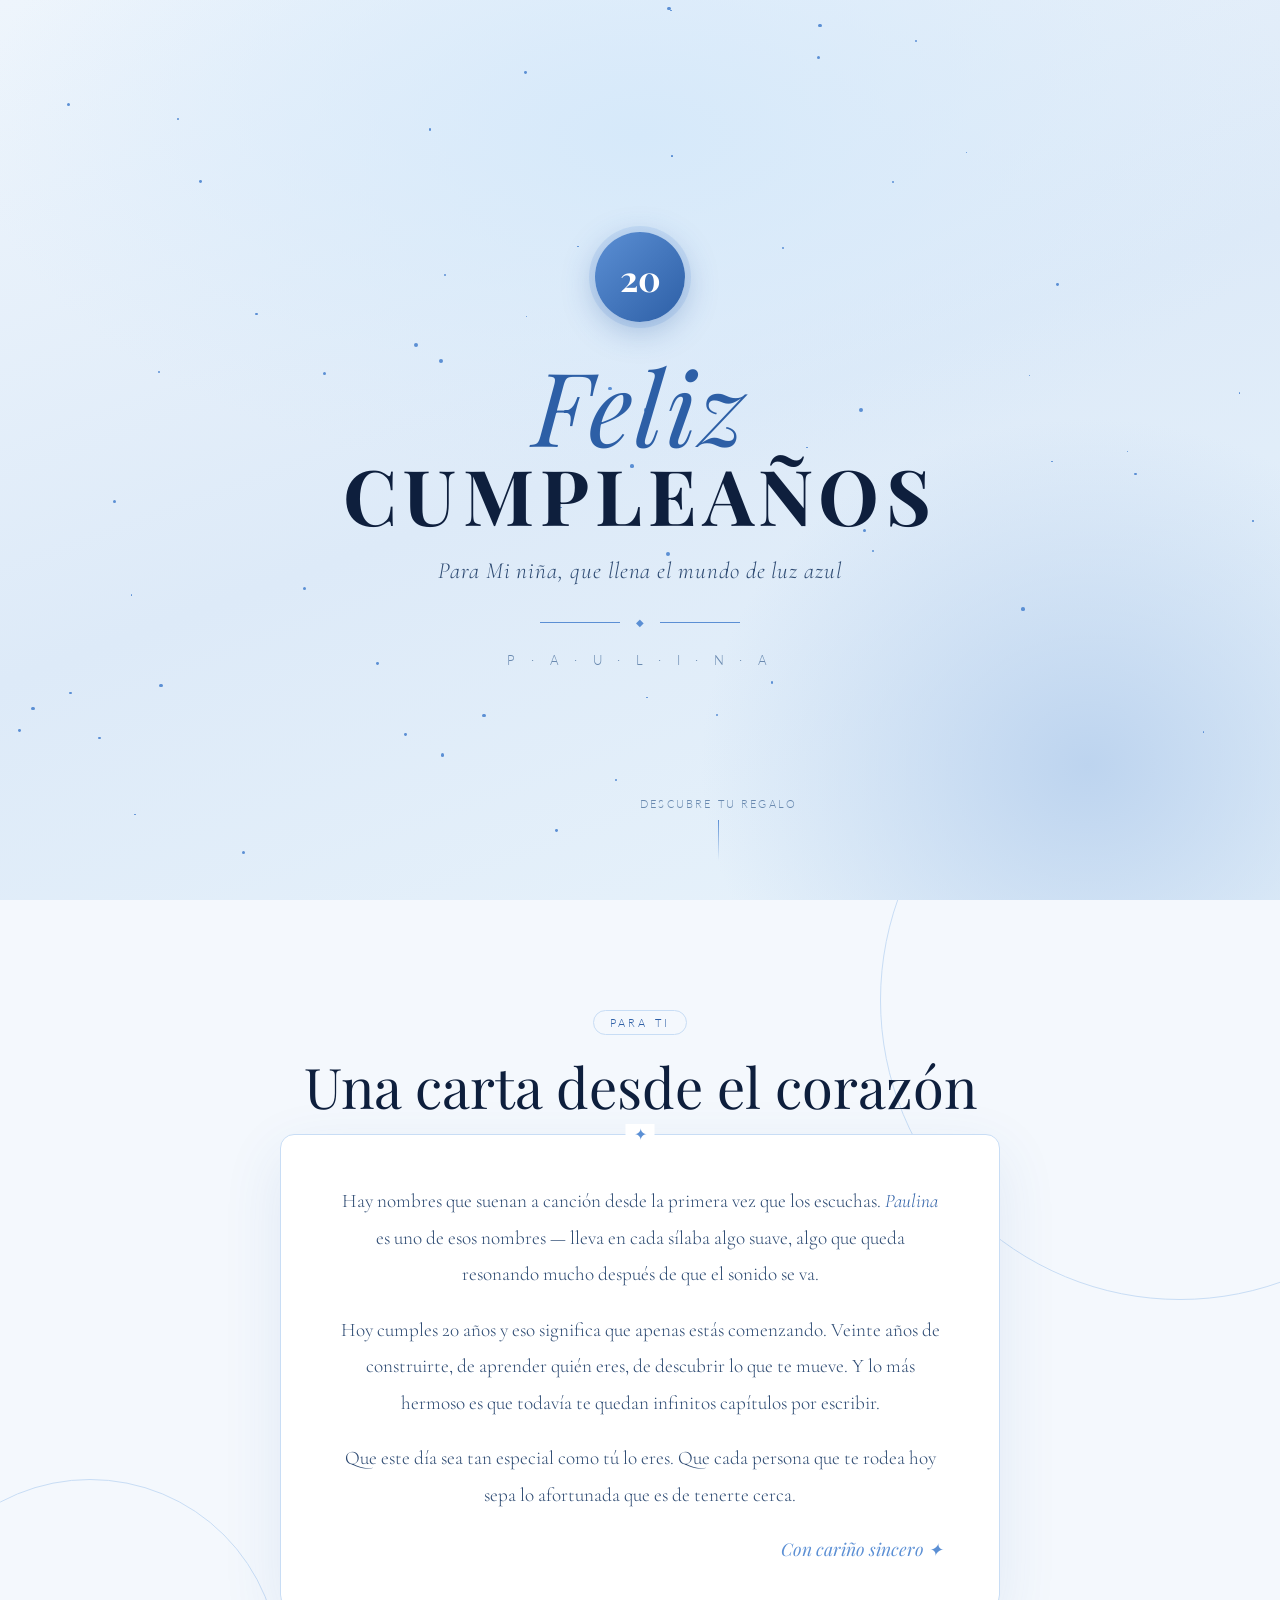
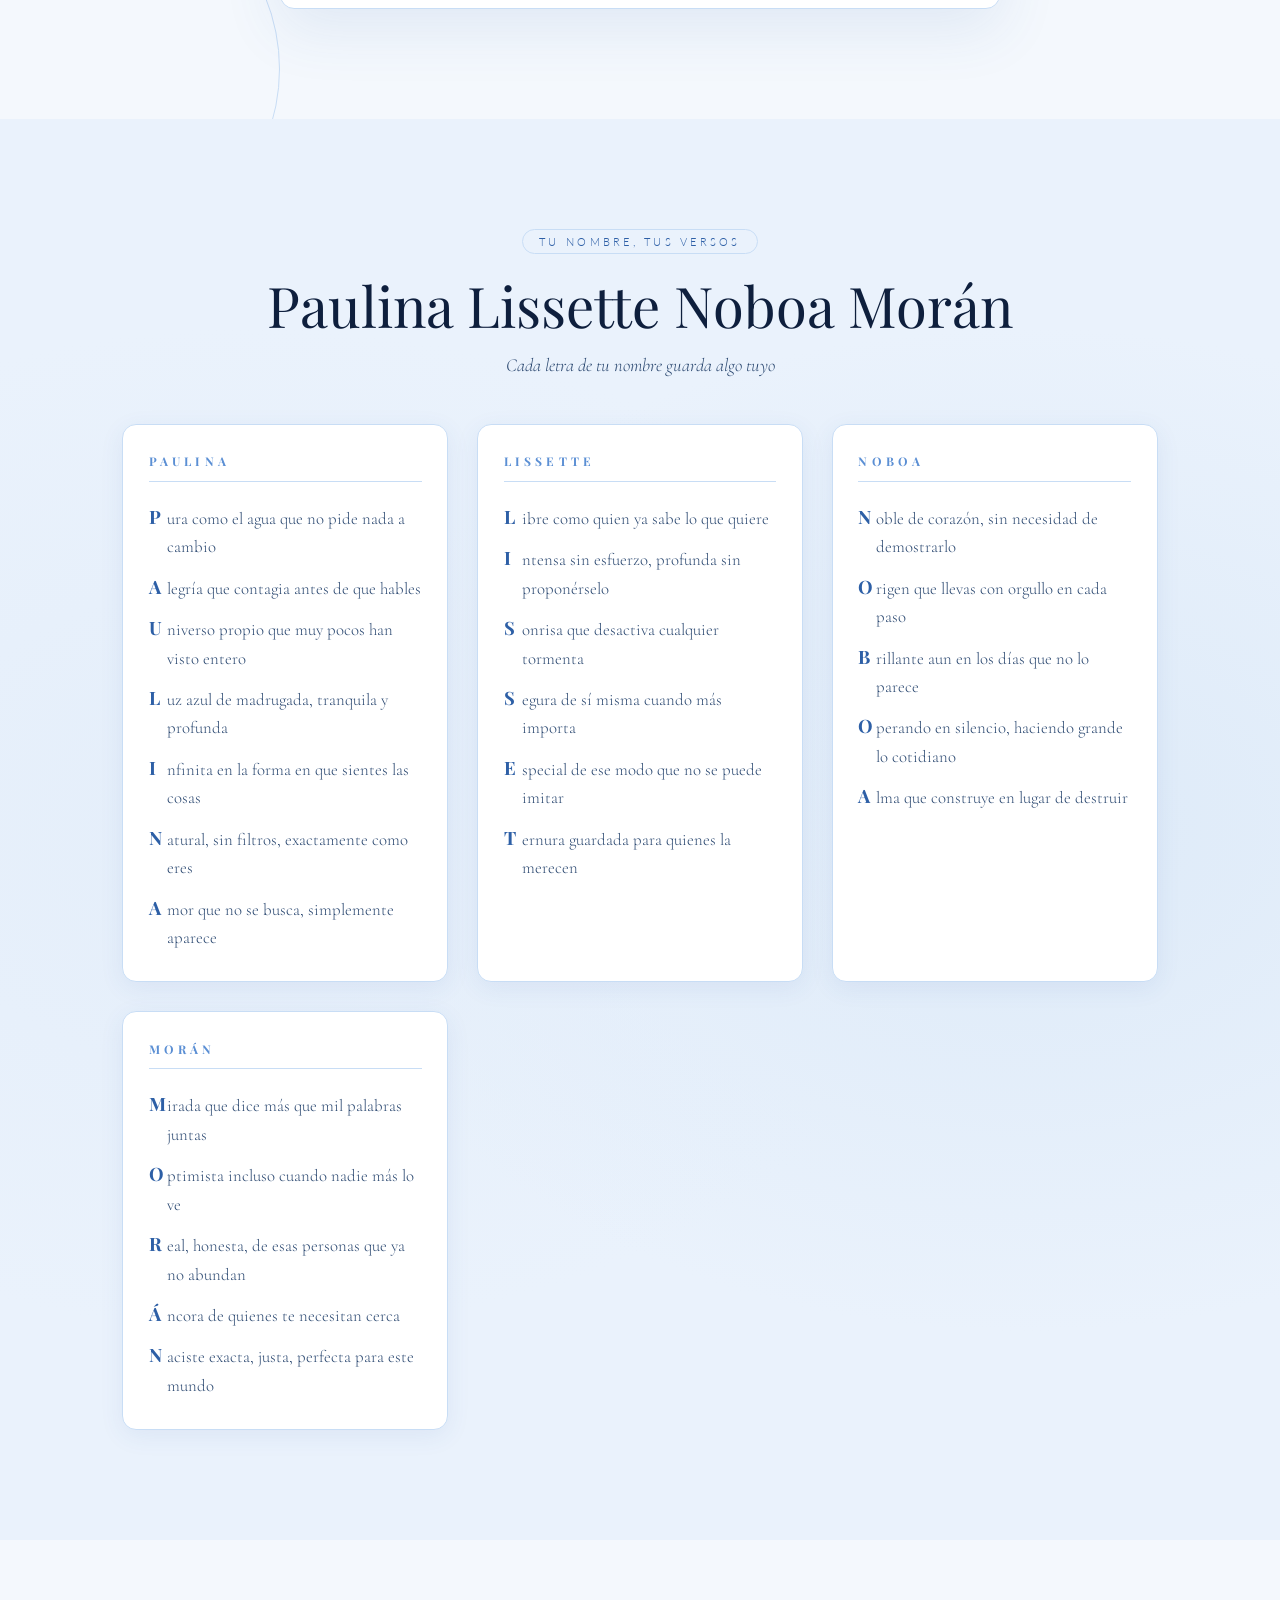
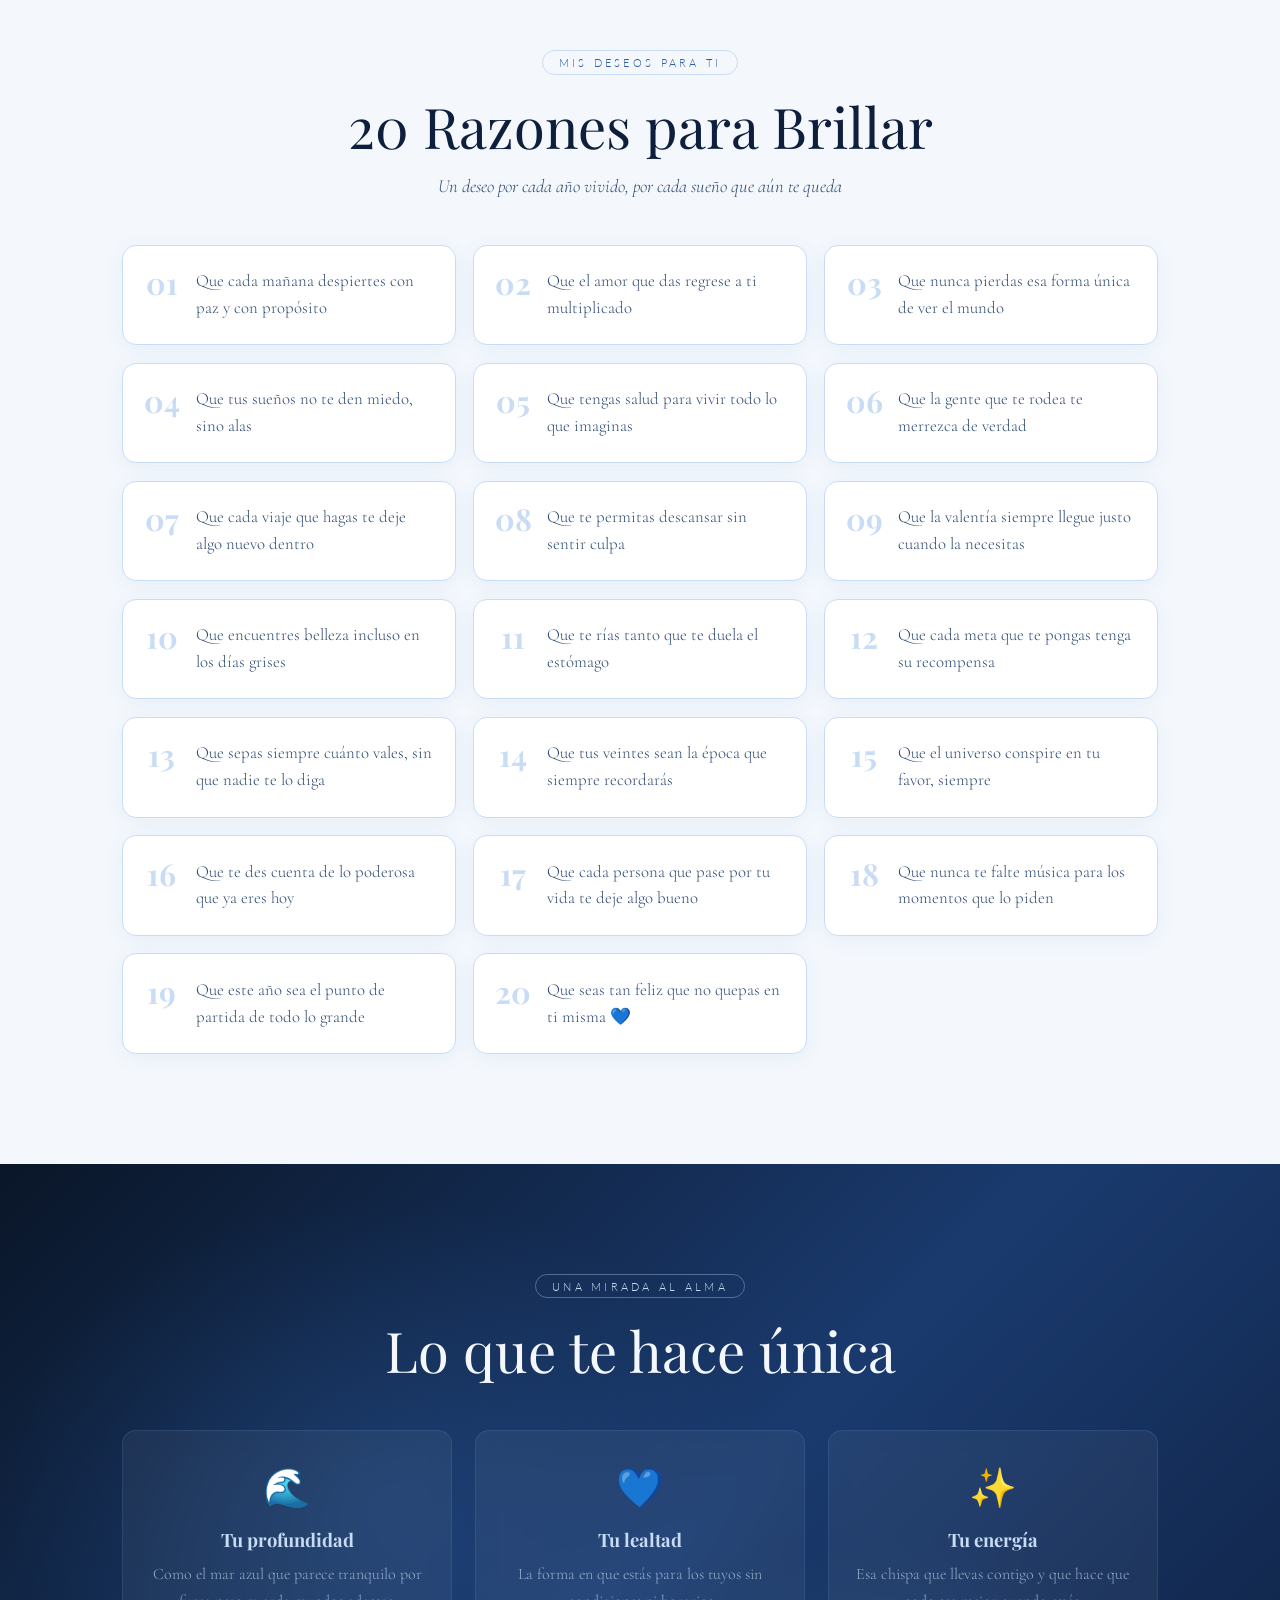
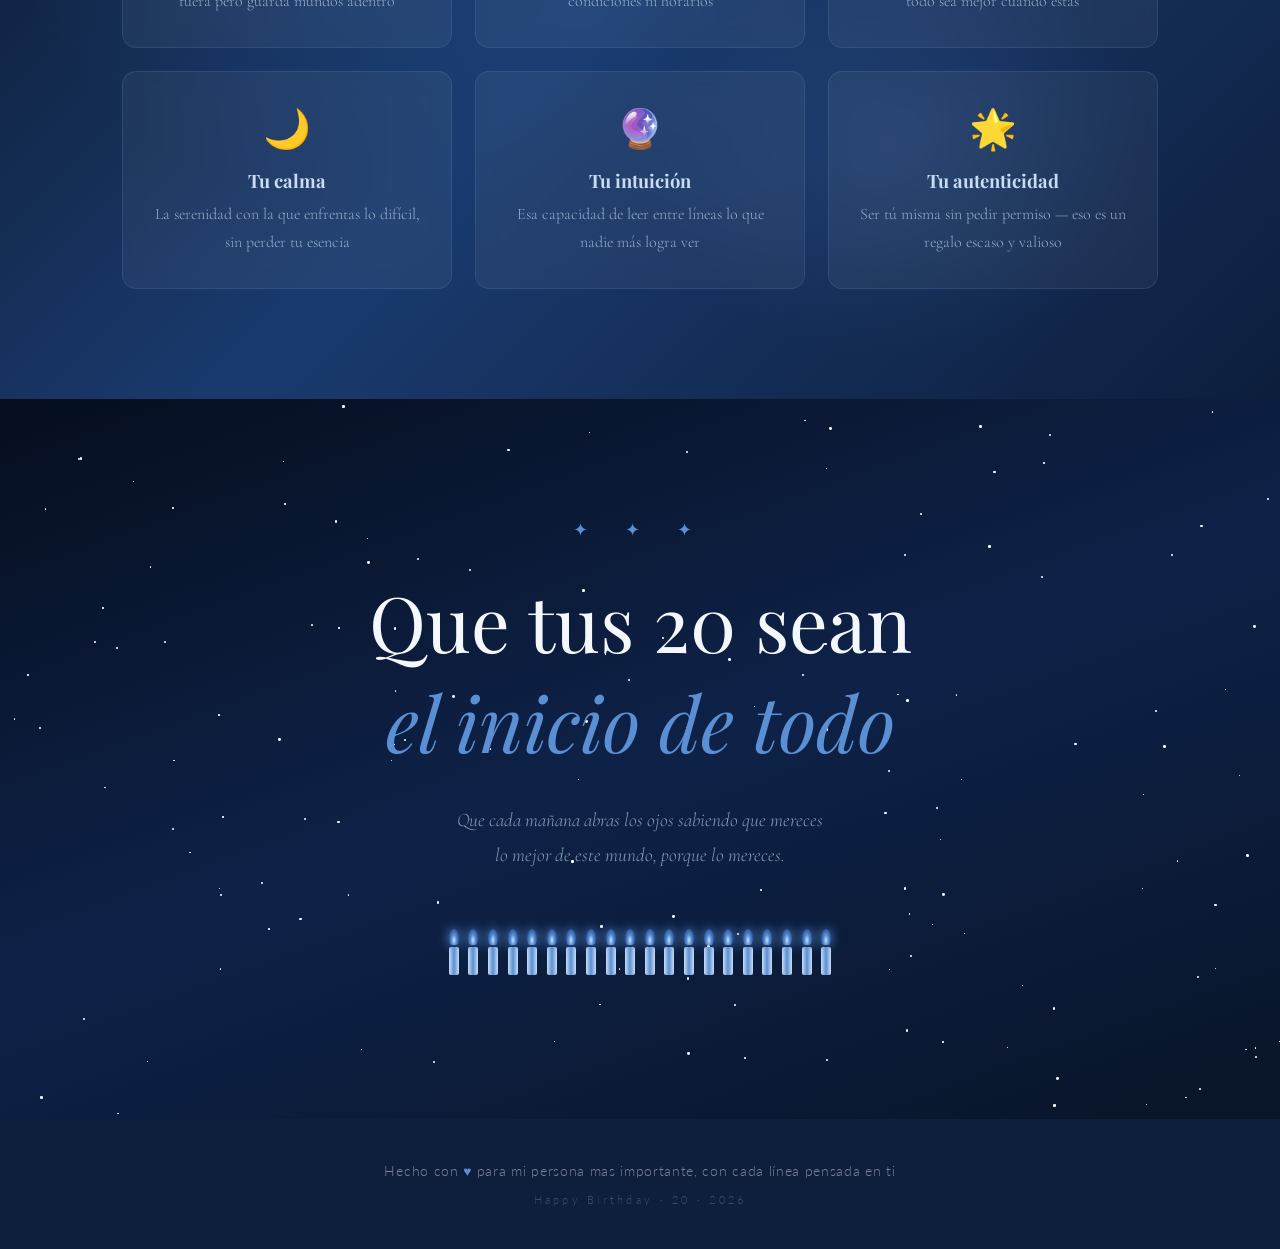
<file: index.html>
<!DOCTYPE html>
<html lang="es">
<head>
  <meta charset="UTF-8"/>
  <meta name="viewport" content="width=device-width, initial-scale=1.0"/>
  <title>Feliz Cumpleaños Mi amor 💙</title>
  <link rel="icon" href="data:image/svg+xml,<svg xmlns='http://www.w3.org/2000/svg' viewBox='0 0 100 100'><text y='.9em' font-size='90'>💙</text></svg>"/>
  <link href="https://fonts.googleapis.com/css2?family=Cormorant+Garamond:ital,wght@0,300;0,400;1,300;1,400&family=Playfair+Display:ital,wght@0,400;0,700;1,400&family=Lato:wght@300;400&display=swap" rel="stylesheet"/>
  <link rel="stylesheet" href="paulina.css"/>
</head>
<body>

  <canvas id="particles"></canvas>

  <!-- ===== HERO ===== -->
  <section class="hero">
    <div class="stars-hero" id="starsHero"></div>
    <div class="bubbles-container" id="bubbles"></div>
    <div class="hero-content">
      <div class="hero-badge">20</div>
      <h1 class="hero-title">
        <span class="italic-line">Feliz</span>
        <span class="bold-line">Cumpleaños</span>
      </h1>
      <p class="hero-subtitle">Para Mi niña, que llena el mundo de luz azul</p>
      <div class="hero-divider">
        <span class="line"></span>
        <span class="diamond">◆</span>
        <span class="line"></span>
      </div>
      <p class="hero-name">P · A · U · L · I · N · A</p>
    </div>
    <div class="scroll-hint">
      <span>descubre tu regalo</span>
      <div class="scroll-arrow"></div>
    </div>
  </section>

  <!-- ===== DEDICATORIA ===== -->
  <section class="dedicatoria">
    <div class="deco-ring ring-1"></div>
    <div class="deco-ring ring-2"></div>
    <div class="section-inner">
      <div class="label-tag">Para ti</div>
      <h2 class="section-title">Una carta desde el corazón</h2>
      <div class="carta-wrapper">
        <div class="carta">
          <p class="carta-text">
            Hay nombres que suenan a canción desde la primera vez que los escuchas.
            <em>Paulina</em> es uno de esos nombres — lleva en cada sílaba algo suave,
            algo que queda resonando mucho después de que el sonido se va.
          </p>
          <p class="carta-text">
            Hoy cumples 20 años y eso significa que apenas estás comenzando.
            Veinte años de construirte, de aprender quién eres, de descubrir lo que te mueve.
            Y lo más hermoso es que todavía te quedan infinitos capítulos por escribir.
          </p>
          <p class="carta-text">
            Que este día sea tan especial como tú lo eres.
            Que cada persona que te rodea hoy sepa lo afortunada que es de tenerte cerca.
          </p>
          <p class="carta-firma">Con cariño sincero ✦</p>
        </div>
      </div>
    </div>
  </section>

  <!-- ===== ACROSTICO ===== -->
  <section class="acrostico">
    <div class="section-inner">
      <div class="label-tag">Tu nombre, tus versos</div>
      <h2 class="section-title">Paulina Lissette Noboa Morán</h2>
      <p class="section-desc">Cada letra de tu nombre guarda algo tuyo</p>

      <div class="acrostico-grid">

        <div class="acrostico-grupo">
          <h3 class="grupo-titulo">PAULINA</h3>
          <div class="verso-list">
            <div class="verso-item"><span class="vi">P</span><span class="vr">ura como el agua que no pide nada a cambio</span></div>
            <div class="verso-item"><span class="vi">A</span><span class="vr">legría que contagia antes de que hables</span></div>
            <div class="verso-item"><span class="vi">U</span><span class="vr">niverso propio que muy pocos han visto entero</span></div>
            <div class="verso-item"><span class="vi">L</span><span class="vr">uz azul de madrugada, tranquila y profunda</span></div>
            <div class="verso-item"><span class="vi">I</span><span class="vr">nfinita en la forma en que sientes las cosas</span></div>
            <div class="verso-item"><span class="vi">N</span><span class="vr">atural, sin filtros, exactamente como eres</span></div>
            <div class="verso-item"><span class="vi">A</span><span class="vr">mor que no se busca, simplemente aparece</span></div>
          </div>
        </div>

        <div class="acrostico-grupo">
          <h3 class="grupo-titulo">LISSETTE</h3>
          <div class="verso-list">
            <div class="verso-item"><span class="vi">L</span><span class="vr">ibre como quien ya sabe lo que quiere</span></div>
            <div class="verso-item"><span class="vi">I</span><span class="vr">ntensa sin esfuerzo, profunda sin proponérselo</span></div>
            <div class="verso-item"><span class="vi">S</span><span class="vr">onrisa que desactiva cualquier tormenta</span></div>
            <div class="verso-item"><span class="vi">S</span><span class="vr">egura de sí misma cuando más importa</span></div>
            <div class="verso-item"><span class="vi">E</span><span class="vr">special de ese modo que no se puede imitar</span></div>
            <div class="verso-item"><span class="vi">T</span><span class="vr">ernura guardada para quienes la merecen</span></div>
          </div>
        </div>

        <div class="acrostico-grupo">
          <h3 class="grupo-titulo">NOBOA</h3>
          <div class="verso-list">
            <div class="verso-item"><span class="vi">N</span><span class="vr">oble de corazón, sin necesidad de demostrarlo</span></div>
            <div class="verso-item"><span class="vi">O</span><span class="vr">rigen que llevas con orgullo en cada paso</span></div>
            <div class="verso-item"><span class="vi">B</span><span class="vr">rillante aun en los días que no lo parece</span></div>
            <div class="verso-item"><span class="vi">O</span><span class="vr">perando en silencio, haciendo grande lo cotidiano</span></div>
            <div class="verso-item"><span class="vi">A</span><span class="vr">lma que construye en lugar de destruir</span></div>
          </div>
        </div>

        <div class="acrostico-grupo">
          <h3 class="grupo-titulo">MORÁN</h3>
          <div class="verso-list">
            <div class="verso-item"><span class="vi">M</span><span class="vr">irada que dice más que mil palabras juntas</span></div>
            <div class="verso-item"><span class="vi">O</span><span class="vr">ptimista incluso cuando nadie más lo ve</span></div>
            <div class="verso-item"><span class="vi">R</span><span class="vr">eal, honesta, de esas personas que ya no abundan</span></div>
            <div class="verso-item"><span class="vi">Á</span><span class="vr">ncora de quienes te necesitan cerca</span></div>
            <div class="verso-item"><span class="vi">N</span><span class="vr">aciste exacta, justa, perfecta para este mundo</span></div>
          </div>
        </div>

      </div>
    </div>
  </section>

  <!-- ===== DESEOS ===== -->
  <section class="deseos">
    <div class="section-inner">
      <div class="label-tag">Mis deseos para ti</div>
      <h2 class="section-title">20 Razones para Brillar</h2>
      <p class="section-desc">Un deseo por cada año vivido, por cada sueño que aún te queda</p>
      <div class="deseos-grid" id="deseos-grid"></div>
    </div>
  </section>

  <!-- ===== LO QUE TE HACE ÚNICA ===== -->
  <section class="momentos">
    <div class="momentos-bg"></div>
    <div class="section-inner">
      <div class="label-tag light">Una mirada al alma</div>
      <h2 class="section-title light">Lo que te hace única</h2>
      <div class="traits-container">
        <div class="trait-item" style="--delay:0s">
          <div class="trait-icon">🌊</div>
          <h3>Tu profundidad</h3>
          <p>Como el mar azul que parece tranquilo por fuera pero guarda mundos adentro</p>
        </div>
        <div class="trait-item" style="--delay:0.1s">
          <div class="trait-icon">💙</div>
          <h3>Tu lealtad</h3>
          <p>La forma en que estás para los tuyos sin condiciones ni horarios</p>
        </div>
        <div class="trait-item" style="--delay:0.2s">
          <div class="trait-icon">✨</div>
          <h3>Tu energía</h3>
          <p>Esa chispa que llevas contigo y que hace que todo sea mejor cuando estás</p>
        </div>
        <div class="trait-item" style="--delay:0.3s">
          <div class="trait-icon">🌙</div>
          <h3>Tu calma</h3>
          <p>La serenidad con la que enfrentas lo difícil, sin perder tu esencia</p>
        </div>
        <div class="trait-item" style="--delay:0.4s">
          <div class="trait-icon">🔮</div>
          <h3>Tu intuición</h3>
          <p>Esa capacidad de leer entre líneas lo que nadie más logra ver</p>
        </div>
        <div class="trait-item" style="--delay:0.5s">
          <div class="trait-icon">🌟</div>
          <h3>Tu autenticidad</h3>
          <p>Ser tú misma sin pedir permiso — eso es un regalo escaso y valioso</p>
        </div>
      </div>
    </div>
  </section>

  <!-- ===== MENSAJE FINAL ===== -->
  <section class="final">
    <div class="stars-container" id="starsContainer"></div>
    <div class="section-inner">
      <div class="final-ornament">✦ ✦ ✦</div>
      <h2 class="final-title">
        Que tus 20 sean<br/>
        <em>el inicio de todo</em>
      </h2>
      <p class="final-sub">
        Que cada mañana abras los ojos sabiendo que mereces<br/>
        lo mejor de este mundo, porque lo mereces.
      </p>
      <div class="candles" id="candles"></div>
    </div>
  </section>

  <!-- FOOTER -->
  <footer class="footer">
    <p>Hecho con <span class="heart">♥</span> para mi persona mas importante, con cada línea pensada en ti</p>
    <p class="footer-sub">Happy Birthday · 20 · 2026</p>
  </footer>

  <script src="paulina.js"></script>
</body>
</html>
</file>
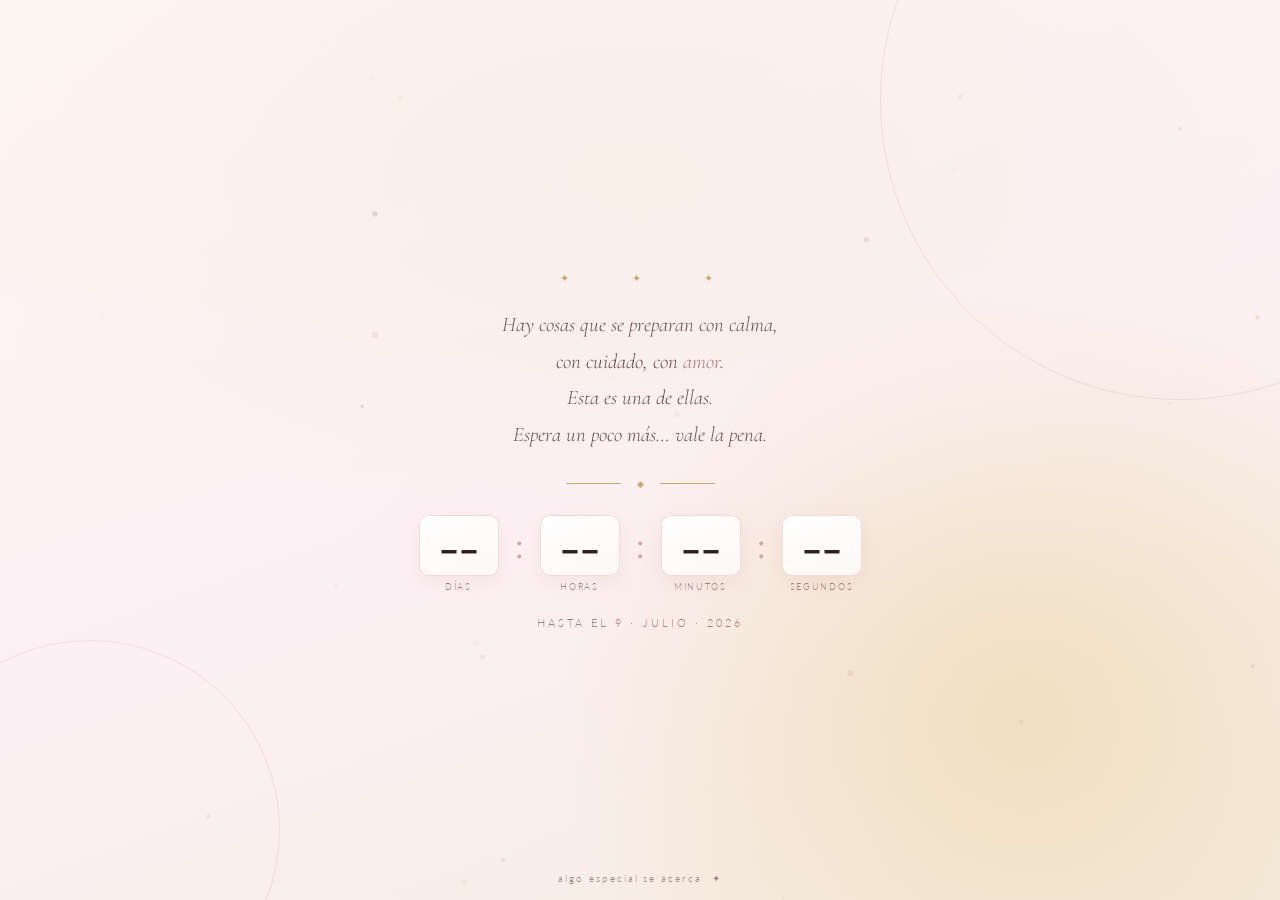
<file: main.html>
<!DOCTYPE html>
<html lang="es">
<head>
  <meta charset="UTF-8"/>
  <meta name="viewport" content="width=device-width, initial-scale=1.0"/>
  <title>Pronto... 🌸</title>
  <link rel="icon" href="data:image/svg+xml,<svg xmlns='http://www.w3.org/2000/svg' viewBox='0 0 100 100'><text y='.9em' font-size='90'>🌸</text></svg>"/>
  <link href="https://fonts.googleapis.com/css2?family=Cormorant+Garamond:ital,wght@0,300;0,400;1,300;1,400&family=Playfair+Display:ital,wght@0,400;0,700;1,400&family=Lato:wght@300;400&display=swap" rel="stylesheet"/>
  <style>
    :root {
      --rose:      #d4a5a5;
      --rose-deep: #b07878;
      --gold:      #c9a96e;
      --gold-light:#f0dfc0;
      --cream:     #fdf8f2;
      --text-dark: #2c1f1f;
      --text-mid:  #6b4f4f;
      --text-soft: #a08080;
    }

    *, *::before, *::after { box-sizing: border-box; margin: 0; padding: 0; }
    html { font-size: 16px; }

    body {
      min-height: 100vh;
      display: flex;
      flex-direction: column;
      align-items: center;
      justify-content: center;
      background:
        radial-gradient(ellipse 80% 60% at 50% 20%, #f9eee8 0%, transparent 70%),
        radial-gradient(ellipse 60% 80% at 80% 80%, #f0dfc0 0%, transparent 60%),
        linear-gradient(160deg, #fdf6f0 0%, #fdf0f5 50%, #f5ece0 100%);
      font-family: 'Lato', sans-serif;
      font-weight: 300;
      overflow: hidden;
      position: relative;
    }

    /* ── Canvas partículas ── */
    #canvas-bg {
      position: fixed;
      inset: 0;
      pointer-events: none;
      z-index: 0;
      opacity: 0.5;
    }

    /* ── Pétalos ── */
    #petals {
      position: fixed;
      inset: 0;
      pointer-events: none;
      overflow: hidden;
      z-index: 1;
    }
    .petal {
      position: absolute;
      top: -60px;
      animation: petalFall linear infinite;
      opacity: 0;
    }
    @keyframes petalFall {
      0%   { transform: translateY(0) rotate(0deg) scale(1);   opacity: 0; }
      10%  { opacity: 0.6; }
      90%  { opacity: 0.4; }
      100% { transform: translateY(110vh) rotate(540deg) scale(0.5); opacity: 0; }
    }

    /* ── Anillos decorativos ── */
    .ring {
      position: fixed;
      border-radius: 50%;
      border: 1px solid rgba(212,165,165,0.25);
      pointer-events: none;
      z-index: 1;
    }
    .ring-a { width:600px; height:600px; top:-200px; right:-200px; animation: ringDrift 9s ease-in-out infinite; }
    .ring-b { width:380px; height:380px; bottom:-120px; left:-100px; animation: ringDrift 7s ease-in-out 1s infinite reverse; }
    @keyframes ringDrift {
      0%,100% { transform: translate(0,0); }
      50%      { transform: translate(18px,-18px); }
    }

    /* ── Overlay de transición delicada ── */
    #transition-overlay {
      position: fixed;
      inset: 0;
      z-index: 999;
      pointer-events: none;
      display: flex;
      align-items: center;
      justify-content: center;
    }

    /* Pétalos flotantes que caen suavemente al inicio */
    #transition-overlay .soft-petals {
      position: absolute;
      inset: 0;
      pointer-events: none;
    }
    .soft-petal {
      position: absolute;
      top: -40px;
      opacity: 0;
      animation: softDrift ease-in-out forwards;
    }
    @keyframes softDrift {
      0%   { transform: translateY(0) translateX(0) rotate(0deg);   opacity: 0; }
      15%  { opacity: 0.9; }
      85%  { opacity: 0.6; }
      100% { transform: translateY(105vh) translateX(var(--sx)) rotate(var(--sr)); opacity: 0; }
    }

    /* Velo que se abre desde el centro como una cortina */
    #transition-overlay .veil-left,
    #transition-overlay .veil-right {
      position: absolute;
      top: 0; bottom: 0;
      width: 50%;
      background: linear-gradient(160deg, #fdf6f0, #fdf0f5 60%, #f5ece0);
      opacity: 0;
      transition: none;
    }
    #transition-overlay .veil-left  { left: 0;   transform-origin: left center; }
    #transition-overlay .veil-right { right: 0;  transform-origin: right center; }

    #transition-overlay .veil-left.open {
      animation: veilSlideIn 1.4s cubic-bezier(0.16, 1, 0.3, 1) forwards;
    }
    #transition-overlay .veil-right.open {
      animation: veilSlideIn 1.4s cubic-bezier(0.16, 1, 0.3, 1) forwards;
    }
    @keyframes veilSlideIn {
      0%   { opacity: 0; transform: scaleX(0); }
      10%  { opacity: 1; }
      100% { opacity: 1; transform: scaleX(1); }
    }

    /* Texto centrado sobre el velo */
    #transition-overlay .veil-text {
      position: absolute;
      inset: 0;
      display: flex;
      flex-direction: column;
      align-items: center;
      justify-content: center;
      gap: 1rem;
      opacity: 0;
      pointer-events: none;
    }
    #transition-overlay .veil-text.show {
      animation: gentleFadeIn 1.2s ease forwards;
    }
    @keyframes gentleFadeIn {
      0%   { opacity: 0; transform: translateY(12px); }
      100% { opacity: 1; transform: translateY(0); }
    }

    .veil-text .vt-line1 {
      font-family: 'Playfair Display', serif;
      font-style: italic;
      font-size: clamp(1.4rem, 4.5vw, 2.2rem);
      color: var(--rose-deep);
      letter-spacing: 0.02em;
    }
    .veil-text .vt-divider {
      width: 50px; height: 1px;
      background: linear-gradient(to right, transparent, var(--gold), transparent);
    }
    .veil-text .vt-line2 {
      font-family: 'Lato', sans-serif;
      font-weight: 300;
      font-size: 0.68rem;
      letter-spacing: 0.38em;
      text-transform: uppercase;
      color: var(--text-soft);
    }
    .veil-text .vt-icon {
      font-size: 1.6rem;
      animation: iconFloat 2s ease-in-out infinite;
    }
    @keyframes iconFloat {
      0%, 100% { transform: translateY(0); }
      50%       { transform: translateY(-6px); }
    }

    /* Mensaje "¡Llegó tu día!" — dentro del .center, reemplaza el contador */
    .arrived-msg {
      display: none;
      flex-direction: column;
      align-items: center;
      gap: 0.6rem;
    }
    .arrived-msg.show {
      display: flex;
    }
    .arrived-line1 {
      font-family: 'Playfair Display', serif;
      font-style: italic;
      font-size: clamp(1.5rem, 5vw, 2.2rem);
      color: var(--rose-deep);
      opacity: 0;
      animation: riseIn 1.1s cubic-bezier(0.16,1,0.3,1) 0.1s forwards;
    }
    .arrived-line2 {
      font-family: 'Cormorant Garamond', serif;
      font-style: italic;
      font-size: clamp(0.95rem, 2.5vw, 1.15rem);
      color: var(--text-soft);
      letter-spacing: 0.08em;
      opacity: 0;
      animation: riseIn 1.1s cubic-bezier(0.16,1,0.3,1) 0.45s forwards;
    }
    .arrived-icon {
      font-size: 1.8rem;
      opacity: 0;
      animation: riseIn 1s ease 0.7s forwards, iconFloat 2.5s ease 1.7s infinite;
    }
    @keyframes riseIn {
      from { opacity: 0; transform: translateY(14px); }
      to   { opacity: 1; transform: translateY(0); }
    }

    /* ── Contenido central ── */
    .center {
      position: relative;
      z-index: 2;
      text-align: center;
      padding: 1.2rem 1.5rem;
      max-width: 680px;
      width: 100%;
    }

    /* Ornamento superior */
    .ornament {
      font-size: 0.7rem;
      letter-spacing: 0.5rem;
      color: var(--gold);
      margin-bottom: 1.4rem;
      animation: fadeUp 1s ease 0.3s both;
    }

    /* Frase introductoria */
    .intro-text {
      font-family: 'Cormorant Garamond', serif;
      font-style: italic;
      font-size: clamp(1rem, 2.5vw, 1.3rem);
      color: var(--text-mid);
      line-height: 1.75;
      margin-bottom: 1.6rem;
      animation: fadeUp 1s ease 0.6s both;
    }
    .intro-text em { color: var(--rose-deep); }

    /* Divider */
    .divider {
      display: flex;
      align-items: center;
      justify-content: center;
      gap: 1rem;
      margin-bottom: 1.6rem;
      animation: fadeUp 1s ease 0.9s both;
    }
    .divider .line { display:block; width:55px; height:1px; background:var(--gold); }
    .divider .gem  { color:var(--gold); font-size:0.55rem; }

    /* Contador */
    .countdown-grid {
      display: flex;
      justify-content: center;
      gap: clamp(0.4rem, 2vw, 1rem);
      margin-bottom: 1.5rem;
      animation: fadeUp 1s ease 1s both;
      flex-wrap: nowrap;
    }

    .unit {
      display: flex;
      flex-direction: column;
      align-items: center;
      gap: 0.3rem;
    }

    .unit-box {
      background: white;
      border: 1px solid rgba(212,165,165,0.4);
      border-radius: 10px;
      padding: 0.55rem 0.6rem;
      min-width: clamp(54px, 18vw, 80px);
      box-shadow: 0 6px 20px rgba(180,120,100,0.1);
      position: relative;
      overflow: hidden;
    }
    .unit-box::before {
      content: '';
      position: absolute;
      inset: 0;
      background: linear-gradient(160deg, rgba(255,255,255,0.8) 0%, rgba(245,230,220,0.3) 100%);
    }

    .unit-num {
      font-family: 'Playfair Display', serif;
      font-size: clamp(1.5rem, 5.5vw, 2.6rem);
      font-weight: 700;
      color: var(--text-dark);
      line-height: 1;
      position: relative;
      z-index: 1;
    }
    .unit-num.tick {
      animation: numTick 0.25s cubic-bezier(0.175,0.885,0.32,1.275);
    }
    @keyframes numTick {
      0%   { transform: translateY(-6px); opacity: 0.4; }
      100% { transform: translateY(0);    opacity: 1; }
    }

    .unit-label {
      font-size: 0.58rem;
      letter-spacing: 0.18em;
      text-transform: uppercase;
      color: var(--text-soft);
    }

    /* Separador : */
    .sep {
      font-family: 'Playfair Display', serif;
      font-size: clamp(1.4rem, 4vw, 2rem);
      color: var(--rose);
      align-self: flex-start;
      padding-top: 0.5rem;
      animation: sepPulse 1s ease-in-out infinite;
    }
    @keyframes sepPulse {
      0%,100% { opacity: 1; }
      50%      { opacity: 0.25; }
    }

    /* Fecha destino */
    .target-date {
      font-family: 'Lato', sans-serif;
      font-size: 0.68rem;
      letter-spacing: 0.28em;
      text-transform: uppercase;
      color: var(--text-soft);
      animation: fadeUp 1s ease 1.2s both;
    }
    .target-date span { color: var(--rose-deep); }

    /* Mensaje cuando llega el día */
    .arrived-msg {
      display: none;
      font-family: 'Cormorant Garamond', serif;
      font-size: 1.4rem;
      font-style: italic;
      color: var(--rose-deep);
      animation: fadeUp 0.8s ease both;
      margin-bottom: 1rem;
    }

    @keyframes fadeUp {
      from { opacity: 0; transform: translateY(24px); }
      to   { opacity: 1; transform: translateY(0); }
    }

    /* Footer mínimo */
    .page-footer {
      position: fixed;
      bottom: 1rem;
      left: 0; right: 0;
      text-align: center;
      font-size: 0.62rem;
      letter-spacing: 0.2em;
      color: var(--text-soft);
      z-index: 2;
    }

    /* ── Responsive celular ── */
    @media (max-height: 700px) {
      .ornament      { margin-bottom: 0.8rem; }
      .intro-text    { margin-bottom: 1rem; font-size: 0.95rem; line-height: 1.6; }
      .divider       { margin-bottom: 1rem; }
      .countdown-grid{ margin-bottom: 1rem; }
    }
  </style>
</head>
<body>

  <canvas id="canvas-bg"></canvas>
  <div id="petals"></div>
  <div class="ring ring-a"></div>
  <div class="ring ring-b"></div>

  <!-- Overlay de transición delicada -->
  <div id="transition-overlay">
    <div class="soft-petals" id="softPetals"></div>
    <div class="veil-left"  id="veilLeft"></div>
    <div class="veil-right" id="veilRight"></div>
    <div class="veil-text"  id="veilText">
      <span class="vt-icon">🌸</span>
      <p class="vt-line1">¡Llegó tu día, Samantha!</p>
      <div class="vt-divider"></div>
      <p class="vt-line2">abriendo tu regalo</p>
    </div>
  </div>

  <div class="center">
    <p class="ornament">✦ &nbsp; &nbsp; ✦ &nbsp; &nbsp; ✦</p>

    <p class="intro-text">
      Hay cosas que se preparan con calma,<br/>
      con cuidado, con <em>amor</em>.<br/>
      Esta es una de ellas.<br/>
      Espera un poco más… vale la pena.
    </p>

    <div class="divider">
      <span class="line"></span>
      <span class="gem">◆</span>
      <span class="line"></span>
    </div>

    <div class="countdown-grid" id="countdownGrid">
      <div class="unit">
        <div class="unit-box"><div class="unit-num" id="cd-days">--</div></div>
        <span class="unit-label">Días</span>
      </div>
      <span class="sep">:</span>
      <div class="unit">
        <div class="unit-box"><div class="unit-num" id="cd-hours">--</div></div>
        <span class="unit-label">Horas</span>
      </div>
      <span class="sep">:</span>
      <div class="unit">
        <div class="unit-box"><div class="unit-num" id="cd-mins">--</div></div>
        <span class="unit-label">Minutos</span>
      </div>
      <span class="sep">:</span>
      <div class="unit">
        <div class="unit-box"><div class="unit-num" id="cd-secs">--</div></div>
        <span class="unit-label">Segundos</span>
      </div>
    </div>

    <div class="arrived-msg" id="arrivedMsg">
      <span class="arrived-icon">🌸</span>
      <p class="arrived-line1">¡Llegó tu día, Samantha!</p>
      <p class="arrived-line2">un momento… tu sorpresa se está abriendo</p>
    </div>

    <p class="target-date">Hasta el <span>9 · Julio · 2026</span></p>
  </div>

  <p class="page-footer">algo especial se acerca &nbsp;✦</p>

  <script>
    // ── Partículas canvas ──
    (function() {
      const c = document.getElementById('canvas-bg');
      const ctx = c.getContext('2d');
      let W, H, pts = [];
      function resize() { W = c.width = innerWidth; H = c.height = innerHeight; }
      resize();
      window.addEventListener('resize', resize);
      const cols = ['#d4a5a5','#c9a96e','#f5e6e6','#f0dfc0','#b07878'];
      for (let i = 0; i < 70; i++) pts.push({
        x: Math.random()*1920, y: Math.random()*1080,
        r: 1+Math.random()*2.5, dx:(Math.random()-.5)*.35, dy:(Math.random()-.5)*.35,
        a: .15+Math.random()*.4, col: cols[Math.floor(Math.random()*cols.length)]
      });
      function draw() {
        ctx.clearRect(0,0,W,H);
        pts.forEach(p => {
          ctx.beginPath(); ctx.arc(p.x,p.y,p.r,0,Math.PI*2);
          ctx.fillStyle=p.col; ctx.globalAlpha=p.a; ctx.fill();
          p.x+=p.dx; p.y+=p.dy;
          if(p.x<0||p.x>W) p.dx*=-1;
          if(p.y<0||p.y>H) p.dy*=-1;
        });
        ctx.globalAlpha=1;
        requestAnimationFrame(draw);
      }
      draw();
    })();

    // ── Pétalos ──
    (function() {
      const emojis = ['🌸','🌺','✿','❀','🌷','💮'];
      const cont = document.getElementById('petals');
      function spawn() {
        const el = document.createElement('span');
        el.className = 'petal';
        el.textContent = emojis[Math.floor(Math.random()*emojis.length)];
        el.style.left = Math.random()*100+'vw';
        el.style.fontSize = (.7+Math.random()*1.1)+'rem';
        const dur = 7+Math.random()*7;
        el.style.animationDuration = dur+'s';
        el.style.animationDelay = Math.random()*3+'s';
        cont.appendChild(el);
        setTimeout(()=>el.remove(),(dur+3)*1000);
      }
      for(let i=0;i<10;i++) setTimeout(spawn, i*400);
      setInterval(spawn, 1100);
    })();

    // ── Transición delicada ──
    function launchTransition() {
      const overlay   = document.getElementById('transition-overlay');
      const petals    = document.getElementById('softPetals');
      const veilL     = document.getElementById('veilLeft');
      const veilR     = document.getElementById('veilRight');
      const veilText  = document.getElementById('veilText');
      const emojis    = ['🌸','🌺','🌷','❀','💮','✿'];

      overlay.style.pointerEvents = 'all';

      // 1. Pétalos caen suavemente desde arriba (escalonados)
      for (let i = 0; i < 18; i++) {
        const el = document.createElement('span');
        el.className = 'soft-petal';
        el.textContent = emojis[i % emojis.length];
        el.style.left = (Math.random() * 100) + 'vw';
        el.style.fontSize = (0.9 + Math.random() * 1.1) + 'rem';
        const dur = 2.8 + Math.random() * 2.2;
        el.style.animationDuration = dur + 's';
        el.style.animationDelay = (i * 0.12) + 's';
        el.style.setProperty('--sx', (Math.random() * 60 - 30) + 'px');
        el.style.setProperty('--sr', (Math.random() * 360) + 'deg');
        petals.appendChild(el);
      }

      // 2. Velo entra desde los lados (como cortina) — tras 0.6s
      setTimeout(() => {
        veilL.classList.add('open');
        veilR.classList.add('open');
      }, 600);

      // 3. Texto aparece suavemente sobre el velo — tras 1.8s
      setTimeout(() => {
        veilText.classList.add('show');
      }, 1800);

      // 4. Redirigir a cumple.html — tras 4s
      setTimeout(() => {
        window.location.href = 'cumple.html';
      }, 4000);
    }

    // ── Countdown ──
    // 9 de julio 2026 · 00:00:00 hora Ecuador (UTC-5) = 05:00:00 UTC
    
    const TARGET = new Date('2026-07-09T05:00:00Z');

    function pad(n) { return String(n).padStart(2,'0'); }

    function tick(id, val) {
      const el = document.getElementById(id);
      const newVal = pad(val);
      if (el.textContent !== newVal) {
        el.textContent = newVal;
        el.classList.remove('tick');
        void el.offsetWidth;
        el.classList.add('tick');
      }
    }

    let triggered = false;

    function updateCountdown() {
      const now  = new Date();
      const diff = TARGET - now;

      if (diff <= 0 && !triggered) {
        triggered = true;
        clearInterval(timer);

        // Contador se desvanece suavemente
        const grid = document.getElementById('countdownGrid');
        const date = document.querySelector('.target-date');
        grid.style.transition = 'opacity 1.2s ease, transform 1.2s ease';
        grid.style.opacity    = '0';
        grid.style.transform  = 'translateY(-10px)';
        if (date) { date.style.transition = 'opacity 0.8s ease'; date.style.opacity = '0'; }

        // Mensaje aparece con suavidad tras el fade del contador
        setTimeout(() => {
          grid.style.display = 'none';
          if (date) date.style.display = 'none';
          const msg = document.getElementById('arrivedMsg');
          msg.classList.add('show');
          // Lanzar transición de pantalla tras leer el mensaje
          setTimeout(launchTransition, 2200);
        }, 1000);

        return;
      }

      const days  = Math.floor(diff / 86400000);
      const hours = Math.floor((diff % 86400000) / 3600000);
      const mins  = Math.floor((diff % 3600000) / 60000);
      const secs  = Math.floor((diff % 60000) / 1000);

      tick('cd-days',  days);
      tick('cd-hours', hours);
      tick('cd-mins',  mins);
      tick('cd-secs',  secs);
    }

    updateCountdown();
    const timer = setInterval(updateCountdown, 1000);
  </script>
</file>
<file: paulina.css>
/* ================================================
   PAULINA LISSETTE — paulina.css
   Paleta: Azul profundo · Zafiro · Celeste · Plata · Blanco
   ================================================ */

:root {
  --blue:        #5b8fd4;
  --blue-deep:   #2d5fa6;
  --blue-dark:   #1a3a6e;
  --blue-light:  #c8ddf5;
  --blue-pale:   #eaf2fc;
  --silver:      #9ab0cc;
  --silver-light:#dce8f5;
  --navy:        #0e1f3d;
  --cream:       #f4f8fd;
  --text-dark:   #0e1f3d;
  --text-mid:    #2d4a72;
  --text-soft:   #6a8ab0;
  --white:       #ffffff;
  --gold-accent: #a8c4e8;
  --section-gap: 110px;
  --radius:      14px;
}

*, *::before, *::after { box-sizing: border-box; margin: 0; padding: 0; }
html { scroll-behavior: smooth; font-size: 16px; }
body {
  background: var(--cream);
  color: var(--text-dark);
  font-family: 'Lato', sans-serif;
  font-weight: 300;
  overflow-x: hidden;
}

/* ── Canvas partículas ── */
#particles {
  position: fixed;
  inset: 0;
  pointer-events: none;
  z-index: 0;
  opacity: 0.5;
}

/* ── HERO ── */
.hero {
  position: relative;
  min-height: 100vh;
  display: flex;
  align-items: center;
  justify-content: center;
  overflow: hidden;
  background:
    radial-gradient(ellipse 80% 60% at 50% 15%, #d6e9fa 0%, transparent 65%),
    radial-gradient(ellipse 55% 70% at 85% 85%, #bdd4ef 0%, transparent 55%),
    linear-gradient(160deg, #eef5fc 0%, #ddeaf8 50%, #e8f3fb 100%);
}

/* Estrellas del hero */
.stars-hero {
  position: absolute;
  inset: 0;
  pointer-events: none;
}
.star-h {
  position: absolute;
  border-radius: 50%;
  background: var(--blue);
  animation: twinkleH linear infinite;
}
@keyframes twinkleH {
  0%,100% { opacity: 0.08; transform: scale(1); }
  50%      { opacity: 0.6;  transform: scale(1.6); }
}

/* Burbujas flotantes */
.bubbles-container {
  position: absolute;
  inset: 0;
  pointer-events: none;
  overflow: hidden;
}
.bubble {
  position: absolute;
  bottom: -80px;
  border-radius: 50%;
  background: radial-gradient(circle at 35% 35%, rgba(255,255,255,0.7), rgba(91,143,212,0.25));
  border: 1px solid rgba(91,143,212,0.3);
  animation: bubbleRise linear infinite;
}
@keyframes bubbleRise {
  0%   { transform: translateY(0) scale(1); opacity: 0; }
  10%  { opacity: 0.7; }
  90%  { opacity: 0.4; }
  100% { transform: translateY(-110vh) scale(0.6); opacity: 0; }
}

.hero-content {
  position: relative;
  z-index: 1;
  text-align: center;
  padding: 2rem;
}

.hero-badge {
  display: inline-flex;
  align-items: center;
  justify-content: center;
  width: 90px; height: 90px;
  border-radius: 50%;
  background: linear-gradient(135deg, var(--blue), var(--blue-deep));
  color: var(--white);
  font-family: 'Playfair Display', serif;
  font-size: 2.2rem;
  font-weight: 700;
  margin: 0 auto 2rem;
  box-shadow: 0 8px 32px rgba(45,95,166,0.35), 0 0 0 6px rgba(91,143,212,0.15);
  animation: badgePop 0.8s cubic-bezier(0.175,0.885,0.32,1.275) 0.3s both,
             badgeFloat 4s ease-in-out 1.1s infinite;
}
@keyframes badgePop {
  from { transform: scale(0) rotate(-180deg); opacity: 0; }
  to   { transform: scale(1) rotate(0deg);   opacity: 1; }
}
@keyframes badgeFloat {
  0%,100% { transform: translateY(0); }
  50%      { transform: translateY(-10px); }
}

.hero-title {
  font-family: 'Playfair Display', serif;
  line-height: 1;
  margin-bottom: 1.5rem;
}
.italic-line {
  display: block;
  font-size: clamp(3rem, 8vw, 7rem);
  font-style: italic;
  font-weight: 400;
  color: var(--blue-deep);
  letter-spacing: 0.02em;
  animation: slideUp 0.9s ease 0.6s both;
}
.bold-line {
  display: block;
  font-size: clamp(2.2rem, 6vw, 5rem);
  font-weight: 700;
  color: var(--text-dark);
  letter-spacing: 0.08em;
  text-transform: uppercase;
  animation: slideUp 0.9s ease 0.85s both;
}
@keyframes slideUp {
  from { transform: translateY(40px); opacity: 0; }
  to   { transform: translateY(0);    opacity: 1; }
}

.hero-subtitle {
  font-family: 'Cormorant Garamond', serif;
  font-size: clamp(1.05rem, 2.5vw, 1.45rem);
  font-style: italic;
  color: var(--text-mid);
  letter-spacing: 0.04em;
  margin-bottom: 2rem;
  animation: slideUp 0.9s ease 1.05s both;
}

.hero-divider {
  display: flex;
  align-items: center;
  justify-content: center;
  gap: 1rem;
  margin-bottom: 1.5rem;
  animation: slideUp 0.9s ease 1.2s both;
}
.hero-divider .line { display: block; width: 80px; height: 1px; background: var(--blue); }
.hero-divider .diamond { color: var(--blue); font-size: 0.6rem; }

.hero-name {
  font-family: 'Lato', sans-serif;
  font-size: 0.8rem;
  letter-spacing: 0.45em;
  text-transform: uppercase;
  color: var(--text-soft);
  animation: slideUp 0.9s ease 1.35s both;
}

.scroll-hint {
  position: absolute;
  bottom: 2.5rem; left: 50%;
  transform: translateX(-50%);
  text-align: center;
  animation: fadeIn 1s ease 2s both;
}
.scroll-hint span {
  display: block;
  font-size: 0.68rem;
  letter-spacing: 0.2em;
  text-transform: uppercase;
  color: var(--text-soft);
  margin-bottom: 0.6rem;
}
.scroll-arrow {
  width: 1px; height: 40px;
  background: linear-gradient(to bottom, var(--blue), transparent);
  margin: 0 auto;
  animation: scrollPulse 1.5s ease-in-out infinite;
}
@keyframes scrollPulse {
  0%,100% { opacity: 0.3; }
  50%      { opacity: 1; }
}

/* ── BASES DE SECCIÓN ── */
.section-inner {
  position: relative;
  z-index: 1;
  max-width: 1100px;
  margin: 0 auto;
  padding: 0 2rem;
}
.label-tag {
  display: inline-block;
  font-size: 0.68rem;
  letter-spacing: 0.3em;
  text-transform: uppercase;
  color: var(--blue-deep);
  border: 1px solid var(--blue-light);
  border-radius: 100px;
  padding: 0.3rem 1rem;
  margin-bottom: 1.2rem;
}
.label-tag.light {
  color: var(--blue-light);
  border-color: rgba(200,221,245,0.35);
}
.section-title {
  font-family: 'Playfair Display', serif;
  font-size: clamp(2rem, 5vw, 3.5rem);
  font-weight: 400;
  color: var(--text-dark);
  margin-bottom: 1rem;
  line-height: 1.15;
}
.section-title.light { color: var(--cream); }
.section-desc {
  font-family: 'Cormorant Garamond', serif;
  font-size: 1.15rem;
  font-style: italic;
  color: var(--text-mid);
  margin-bottom: 3rem;
}

/* ── DEDICATORIA ── */
.dedicatoria {
  position: relative;
  padding: var(--section-gap) 0;
  text-align: center;
  background: var(--cream);
  overflow: hidden;
}
.deco-ring {
  position: absolute;
  border-radius: 50%;
  border: 1px solid var(--blue-light);
  pointer-events: none;
}
.ring-1 { width:600px; height:600px; top:-200px; right:-200px; animation: ringFloat 8s ease-in-out infinite; }
.ring-2 { width:380px; height:380px; bottom:-140px; left:-100px; animation: ringFloat 6s ease-in-out 1s infinite reverse; }
@keyframes ringFloat {
  0%,100% { transform: translate(0,0); }
  50%      { transform: translate(20px,-20px); }
}

.carta-wrapper { max-width: 720px; margin: 0 auto; }
.carta {
  background: var(--white);
  border: 1px solid var(--blue-light);
  border-radius: var(--radius);
  padding: 3rem 3.5rem;
  position: relative;
  box-shadow: 0 20px 60px rgba(45,95,166,0.1);
}
.carta::before {
  content: '✦';
  position: absolute;
  top: -0.7rem; left: 50%;
  transform: translateX(-50%);
  background: var(--white);
  padding: 0 0.5rem;
  color: var(--blue);
  font-size: 1rem;
}
.carta-text {
  font-family: 'Cormorant Garamond', serif;
  font-size: 1.2rem;
  line-height: 1.9;
  color: var(--text-mid);
  margin-bottom: 1.2rem;
}
.carta-text em { color: var(--blue-deep); font-style: italic; }
.carta-firma {
  font-family: 'Playfair Display', serif;
  font-style: italic;
  font-size: 1.1rem;
  color: var(--blue);
  margin-top: 1.5rem;
  text-align: right;
}

/* ── ACRÓSTICO ── */
.acrostico {
  padding: var(--section-gap) 0;
  background:
    radial-gradient(ellipse at 20% 50%, #e4eefa 0%, transparent 50%),
    radial-gradient(ellipse at 80% 50%, #ddeaf8 0%, transparent 50%),
    #eaf2fc;
  text-align: center;
}

.acrostico-grid {
  display: grid;
  grid-template-columns: repeat(auto-fill, minmax(280px, 1fr));
  gap: 1.8rem;
  margin-top: 1rem;
  text-align: left;
}

.acrostico-grupo {
  background: var(--white);
  border: 1px solid var(--blue-light);
  border-radius: var(--radius);
  padding: 1.8rem 1.6rem;
  box-shadow: 0 6px 24px rgba(45,95,166,0.08);
  transition: transform 0.3s ease, box-shadow 0.3s ease;
}
.acrostico-grupo:hover {
  transform: translateY(-5px);
  box-shadow: 0 14px 36px rgba(45,95,166,0.15);
}

.grupo-titulo {
  font-family: 'Playfair Display', serif;
  font-size: 0.75rem;
  font-weight: 700;
  letter-spacing: 0.35em;
  color: var(--blue);
  margin-bottom: 1.2rem;
  padding-bottom: 0.7rem;
  border-bottom: 1px solid var(--blue-light);
}

.verso-list {
  display: flex;
  flex-direction: column;
  gap: 0.55rem;
}

.verso-item {
  display: flex;
  align-items: baseline;
  gap: 0;
  animation: fadeIn 0.5s ease both;
}

.vi {
  font-family: 'Playfair Display', serif;
  font-size: 1.15rem;
  font-weight: 700;
  color: var(--blue-deep);
  min-width: 18px;
  line-height: 1.7;
}

.vr {
  font-family: 'Cormorant Garamond', serif;
  font-size: 1.05rem;
  color: var(--text-mid);
  line-height: 1.7;
}

/* ── DESEOS ── */
.deseos {
  padding: var(--section-gap) 0;
  background: var(--cream);
  text-align: center;
}

.deseos-grid {
  display: grid;
  grid-template-columns: repeat(auto-fill, minmax(260px, 1fr));
  gap: 1.1rem;
  margin-top: 1rem;
}

.deseo-card {
  background: var(--white);
  border-radius: var(--radius);
  padding: 1.4rem 1.3rem;
  border: 1px solid var(--blue-light);
  display: flex;
  gap: 1rem;
  align-items: flex-start;
  box-shadow: 0 4px 20px rgba(45,95,166,0.07);
  transition: transform 0.3s ease, box-shadow 0.3s ease;
  opacity: 0;
  animation: fadeIn 0.5s ease both;
  animation-delay: var(--d, 0s);
}
.deseo-card:hover {
  transform: translateY(-4px);
  box-shadow: 0 12px 32px rgba(45,95,166,0.15);
}

.deseo-num {
  font-family: 'Playfair Display', serif;
  font-size: 1.9rem;
  font-weight: 700;
  color: var(--blue-light);
  line-height: 1;
  min-width: 36px;
}

.deseo-text {
  font-family: 'Cormorant Garamond', serif;
  font-size: 1.05rem;
  line-height: 1.6;
  color: var(--text-mid);
  text-align: left;
}

/* ── MOMENTOS ── */
.momentos {
  position: relative;
  padding: var(--section-gap) 0;
  overflow: hidden;
  text-align: center;
}
.momentos-bg {
  position: absolute;
  inset: 0;
  background: linear-gradient(135deg, #0a1628 0%, #1a3a6e 50%, #0d1e3c 100%);
}
.momentos-bg::after {
  content: '';
  position: absolute;
  inset: 0;
  background:
    radial-gradient(ellipse 50% 60% at 30% 40%, rgba(45,95,166,0.3) 0%, transparent 60%),
    radial-gradient(ellipse 40% 50% at 70% 70%, rgba(91,143,212,0.15) 0%, transparent 50%);
}

.traits-container {
  display: grid;
  grid-template-columns: repeat(auto-fill, minmax(280px, 1fr));
  gap: 1.4rem;
  margin-top: 3rem;
}

.trait-item {
  background: rgba(255,255,255,0.05);
  border: 1px solid rgba(91,143,212,0.2);
  border-radius: var(--radius);
  padding: 2rem 1.5rem;
  text-align: center;
  backdrop-filter: blur(10px);
  transition: transform 0.3s ease, background 0.3s ease;
  animation: fadeIn 0.7s ease calc(var(--delay) + 0.2s) both;
}
.trait-item:hover {
  transform: translateY(-6px);
  background: rgba(91,143,212,0.12);
}

.trait-icon {
  font-size: 2.4rem;
  margin-bottom: 1rem;
  display: block;
  animation: iconPulse 3s ease-in-out infinite;
}
@keyframes iconPulse {
  0%,100% { transform: scale(1); }
  50%      { transform: scale(1.12); }
}

.trait-item h3 {
  font-family: 'Playfair Display', serif;
  font-size: 1.15rem;
  color: var(--blue-light);
  margin-bottom: 0.55rem;
}
.trait-item p {
  font-family: 'Cormorant Garamond', serif;
  font-size: 1rem;
  color: rgba(200,221,245,0.7);
  line-height: 1.7;
}

/* ── FINAL ── */
.final {
  position: relative;
  min-height: 80vh;
  display: flex;
  align-items: center;
  justify-content: center;
  text-align: center;
  overflow: hidden;
  background: linear-gradient(160deg, #060e1f 0%, #0e2248 50%, #081428 100%);
}

.stars-container {
  position: absolute;
  inset: 0;
  pointer-events: none;
}
.star-dot {
  position: absolute;
  border-radius: 50%;
  background: white;
  animation: twinkle linear infinite;
}
@keyframes twinkle {
  0%,100% { opacity: 0.1; transform: scale(1); }
  50%      { opacity: 1;   transform: scale(1.6); }
}

.final-ornament {
  font-size: 1.1rem;
  color: var(--blue);
  letter-spacing: 1rem;
  margin-bottom: 2rem;
}

.final-title {
  font-family: 'Playfair Display', serif;
  font-size: clamp(2.5rem, 6vw, 5rem);
  color: var(--cream);
  font-weight: 400;
  line-height: 1.3;
  margin-bottom: 2rem;
}
.final-title em { color: var(--blue); font-style: italic; }

.final-sub {
  font-family: 'Cormorant Garamond', serif;
  font-size: 1.2rem;
  font-style: italic;
  color: rgba(200,221,245,0.65);
  line-height: 1.8;
  margin-bottom: 3.5rem;
}

.candles {
  display: flex;
  justify-content: center;
  gap: 0.6rem;
  margin-bottom: 1.5rem;
  flex-wrap: wrap;
}

.candle { display:flex; flex-direction:column; align-items:center; gap:2px; cursor:pointer; transition:transform 0.2s; }
.candle:hover { transform: scale(1.2); }

.candle-flame {
  width: 10px; height: 16px;
  background: radial-gradient(ellipse at 50% 70%, #c8e6ff, #5b8fd4, #2d5fa6, transparent);
  border-radius: 50% 50% 30% 30% / 60% 60% 40% 40%;
  animation: flickerBlue 0.3s ease-in-out infinite alternate;
  filter: drop-shadow(0 0 6px #5b8fd4);
}
@keyframes flickerBlue {
  from { transform: scaleX(1)   scaleY(1)   rotate(-2deg); opacity: 0.9; }
  to   { transform: scaleX(0.9) scaleY(1.1) rotate(2deg);  opacity: 1; }
}

.candle-body {
  width: 10px; height: 28px;
  background: linear-gradient(to right, var(--blue-light), var(--blue), var(--blue-light));
  border-radius: 2px;
}

.final-wish {
  font-family: 'Cormorant Garamond', serif;
  font-size: 1rem;
  font-style: italic;
  color: rgba(200,221,245,0.4);
  letter-spacing: 0.1em;
}

/* ── FOOTER ── */
.footer {
  background: var(--navy);
  color: rgba(255,255,255,0.45);
  text-align: center;
  padding: 2.5rem 2rem;
  font-size: 0.85rem;
  letter-spacing: 0.05em;
  line-height: 1.8;
}
.footer .heart {
  color: var(--blue);
  animation: heartBeat 1.5s ease-in-out infinite;
  display: inline-block;
}
@keyframes heartBeat {
  0%,100% { transform: scale(1); }
  14%      { transform: scale(1.3); }
  28%      { transform: scale(1); }
  42%      { transform: scale(1.3); }
  70%      { transform: scale(1); }
}
.footer-sub {
  font-size: 0.68rem;
  letter-spacing: 0.3em;
  color: rgba(255,255,255,0.2);
  margin-top: 0.4rem;
}

/* ── ANIMACIONES ── */
@keyframes fadeIn {
  from { opacity: 0; transform: translateY(20px); }
  to   { opacity: 1; transform: translateY(0); }
}

.reveal {
  opacity: 0;
  transform: translateY(30px);
  transition: opacity 0.8s ease, transform 0.8s ease;
}
.reveal.visible { opacity: 1; transform: translateY(0); }

/* ── RESPONSIVE ── */
@media (max-width: 600px) {
  .carta { padding: 2rem 1.4rem; }
  .acrostico-grid { grid-template-columns: 1fr; }
}
</file>
